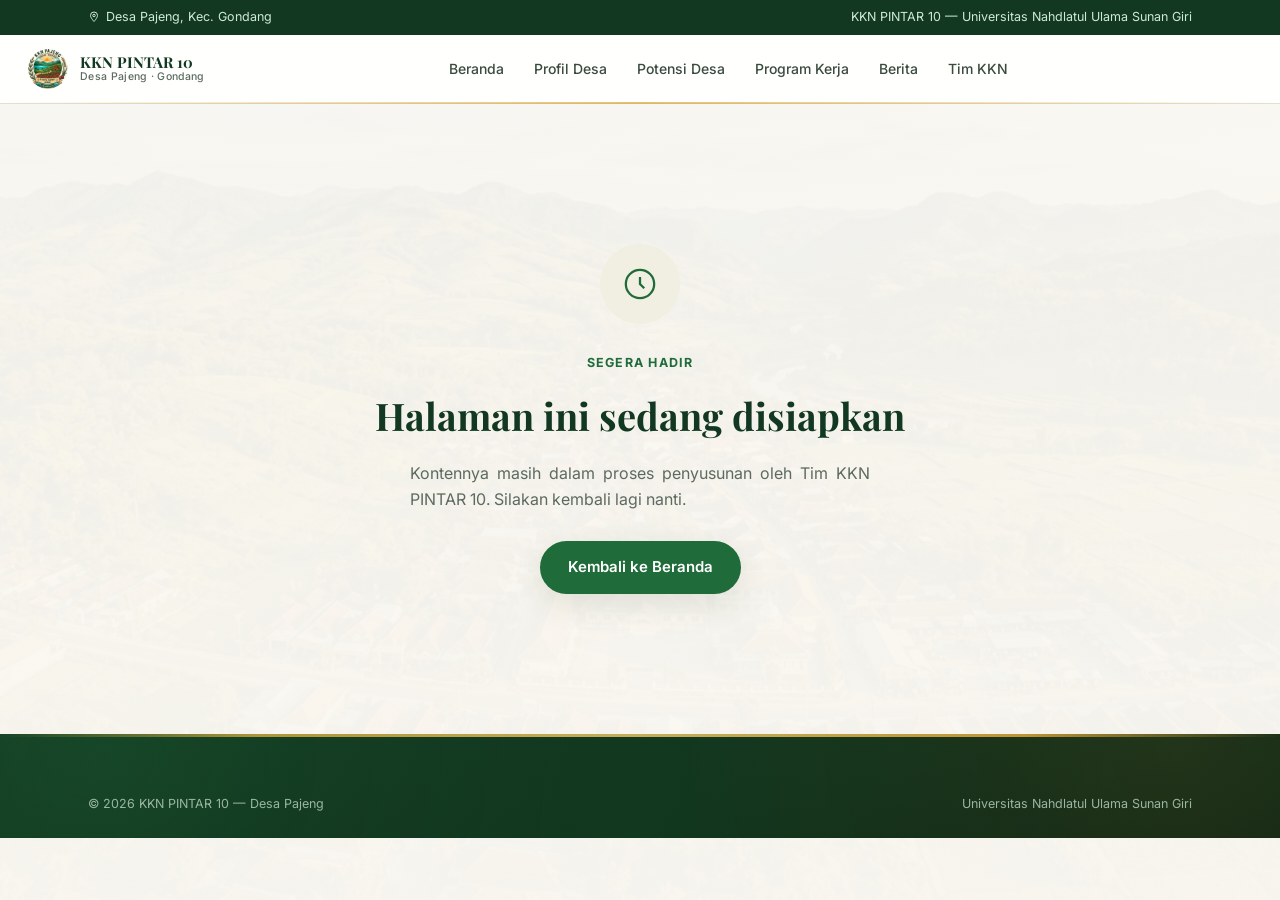
<file: coming-soon.html>
<!DOCTYPE html>
<html lang="id">
<head>
<meta charset="UTF-8">
<meta name="viewport" content="width=device-width, initial-scale=1.0">

<title>Segera Hadir | KKN PINTAR 10 Desa Pajeng</title>

<meta name="description"
      content="Halaman ini sedang dalam tahap pengembangan oleh tim KKN PINTAR 10 Desa Pajeng. Informasi akan segera tersedia.">

<meta name="keywords"
      content="KKN PINTAR 10, Desa Pajeng, Segera Hadir, Dalam Pengembangan, KKN UNUGIRI">

<meta name="author"
      content="KKN PINTAR 10 Desa Pajeng">

<meta name="robots"
      content="index, follow">

<link rel="stylesheet" href="style.css">

<link rel="preconnect" href="https://fonts.googleapis.com">
<link rel="preconnect" href="https://fonts.gstatic.com" crossorigin>

<link href="https://fonts.googleapis.com/css2?family=Playfair+Display:wght@600;700&family=Inter:wght@400;500;600;700&display=swap" rel="stylesheet">

<style>
  .cs-wrap{ min-height:70vh; display:flex; align-items:center; justify-content:center; text-align:center; padding:80px 24px; }
  .cs-icon{ width:80px; height:80px; border-radius:50%; background:var(--cream-2); color:var(--green-mid); display:flex; align-items:center; justify-content:center; margin:0 auto 24px; }
</style>
</head>
<body>

<div class="topbar">
  <div class="container">
    <div class="loc"><svg viewBox="0 0 24 24" fill="none" stroke="currentColor" stroke-width="2"><path d="M12 21s7-7.5 7-12a7 7 0 1 0-14 0c0 4.5 7 12 7 12z"/><circle cx="12" cy="9" r="2.5"/></svg> Desa Pajeng, Kec. Gondang</div>
    <div>KKN PINTAR 10 — Universitas Nahdlatul Ulama Sunan Giri</div>
  </div>
</div>

<header class="navbar">
  <div class="nav-inner">
    <a href="index.html" class="brand">
      <img src="logo.jpeg" alt="Logo KKN PINTAR 10" width="40" height="40" style="border-radius:50%;object-fit:cover;">
      <span class="brand-text">KKN PINTAR 10<small>Desa Pajeng &middot; Gondang</small></span>
    </a>
    <ul class="nav-links" id="navlinks">
      <li><a href="index.html">Beranda</a></li>
      <li><a href="profil-desa.html">Profil Desa</a></li>
      <li><a href="potensi-desa.html">Potensi Desa</a></li>
      <li><a href="program-kerja.html">Program Kerja</a></li>
      <li><a href="berita.html">Berita</a></li>
      <li><a href="tim-kkn.html">Tim KKN</a></li>
    </ul>
    <div class="nav-right">
      <button class="navtoggle" id="navtoggle" aria-label="Buka menu">≡</button>
    </div>
  </div>
</header>

<div class="cs-wrap">
  <div>
    <div class="cs-icon">
      <svg width="34" height="34" viewBox="0 0 24 24" fill="none" stroke="currentColor" stroke-width="1.6"><circle cx="12" cy="12" r="10"/><path d="M12 7v5l3 3"/></svg>
    </div>
    <p class="section-tag center">Segera Hadir</p>
    <h1 style="font-size:clamp(26px,3.6vw,38px);margin-bottom:12px;" id="cs-title">Halaman ini sedang disiapkan</h1>
    <p style="color:var(--muted);max-width:460px;margin:0 auto 28px;">Kontennya masih dalam proses penyusunan oleh Tim KKN PINTAR 10. Silakan kembali lagi nanti.</p>
    <a href="index.html" class="hero-cta" style="background:var(--green-mid);">Kembali ke Beranda</a>
  </div>
</div>

<footer class="footer">
  <div class="container">
    <div class="footer-bottom" style="border-top:none;padding-top:0;">
      <span>&copy; <span id="year">2026</span> KKN PINTAR 10 — Desa Pajeng</span>
      <span>Universitas Nahdlatul Ulama Sunan Giri</span>
    </div>
  </div>
</footer>
<script src="script.js"></script>
<script>
  const params = new URLSearchParams(window.location.search);
  const judul = params.get('judul') || params.get('project');
  if(judul){
    document.getElementById('cs-title').textContent = judul + ' — Segera Hadir';
  }
</script>
</body>
</html>
</file>
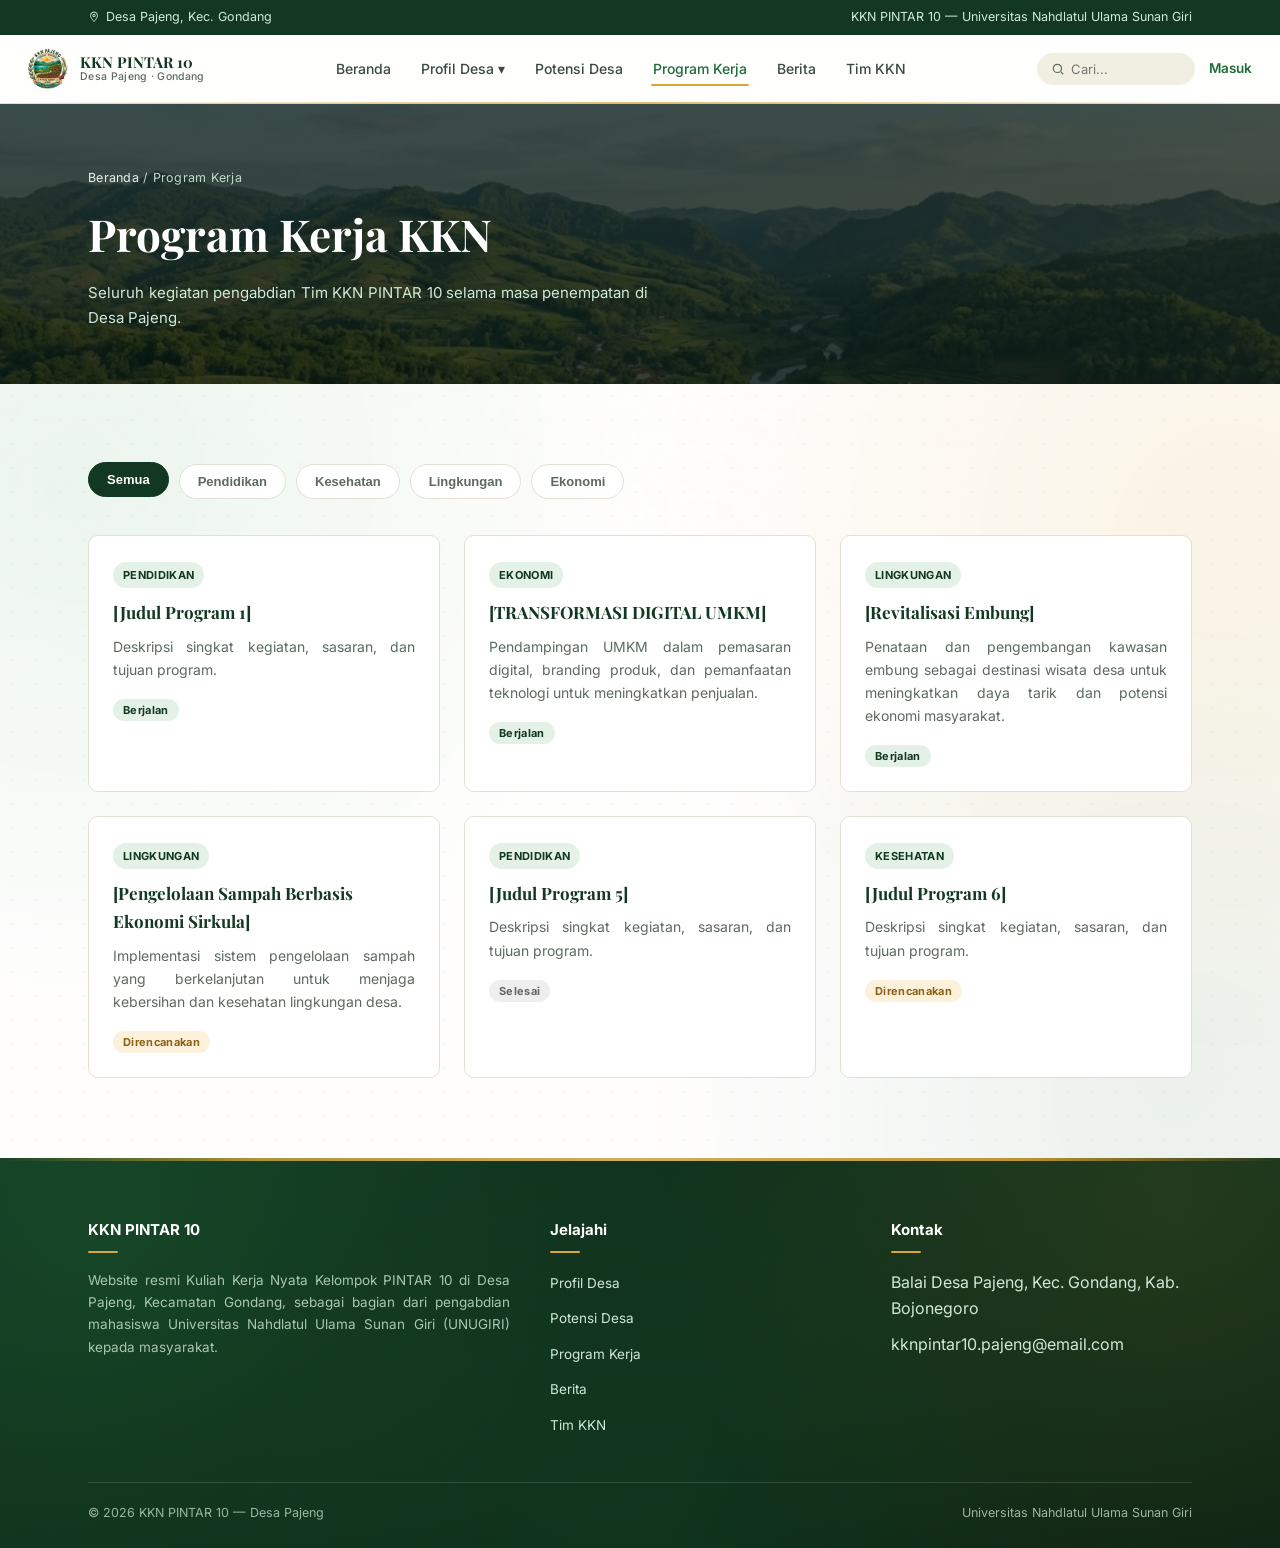
<file: program-kerja.html>
<!DOCTYPE html>
<html lang="id">
<head>
<meta charset="UTF-8">
<meta name="viewport" content="width=device-width, initial-scale=1.0">

<title>Program Kerja KKN PINTAR 10 Desa Pajeng</title>

<meta name="description"
      content="Program kerja KKN PINTAR 10 Desa Pajeng meliputi Revitalisasi Embung Wisata, Pengelolaan Sampah Berbasis Ekonomi Sirkular, dan Transformasi Digital UMKM.">

<meta name="keywords"
      content="Program Kerja KKN, KKN PINTAR 10, Desa Pajeng, Revitalisasi Embung, Pengelolaan Sampah, Transformasi Digital UMKM, KKN UNUGIRI">

<meta name="author"
      content="KKN PINTAR 10 Desa Pajeng">

<meta name="robots"
      content="index, follow">

<link rel="stylesheet" href="style.css">

<link rel="preconnect" href="https://fonts.googleapis.com">
<link rel="preconnect" href="https://fonts.gstatic.com" crossorigin>

<link href="https://fonts.googleapis.com/css2?family=Playfair+Display:wght@600;700&family=Inter:wght@400;500;600;700&display=swap" rel="stylesheet">
</head>
<body>

<div class="topbar">
  <div class="container">
    <div class="loc"><svg viewBox="0 0 24 24" fill="none" stroke="currentColor" stroke-width="2"><path d="M12 21s7-7.5 7-12a7 7 0 1 0-14 0c0 4.5 7 12 7 12z"/><circle cx="12" cy="9" r="2.5"/></svg> Desa Pajeng, Kec. Gondang</div>
    <div>KKN PINTAR 10 — Universitas Nahdlatul Ulama Sunan Giri</div>
  </div>
</div>

<header class="navbar">
  <div class="nav-inner">
    <a href="index.html" class="brand">
      <img src="logo.jpeg" alt="Logo KKN PINTAR 10" width="40" height="40" style="border-radius:50%;object-fit:cover;">
      <span class="brand-text">KKN PINTAR 10<small>Desa Pajeng &middot; Gondang</small></span>
    </a>
    <ul class="nav-links" id="navlinks">
      <li><a href="index.html">Beranda</a></li>
      <li class="has-dropdown"><a href="profil-desa.html">Profil Desa ▾</a>
        <div class="dropdown">
          <a href="profil-desa.html#sejarah">Sejarah Desa</a>
          <a href="profil-desa.html#visi-misi">Visi &amp; Misi</a>
          <a href="profil-desa.html#struktur">Struktur Pemerintahan</a>
        </div>
      </li>
      <li><a href="potensi-desa.html">Potensi Desa</a></li>
      <li><a href="program-kerja.html" class="active">Program Kerja</a></li>
      <li><a href="berita.html">Berita</a></li>
      <li><a href="tim-kkn.html">Tim KKN</a></li>
    </ul>
    <div class="nav-right">
      <div class="search-box">
        <svg width="14" height="14" viewBox="0 0 24 24" fill="none" stroke="currentColor" stroke-width="2"><circle cx="11" cy="11" r="7"/><line x1="21" y1="21" x2="16.65" y2="16.65"/></svg>
        <input type="text" placeholder="Cari...">
      </div>
      <a href="#" class="login-link">Masuk</a>
      <button class="navtoggle" id="navtoggle" aria-label="Buka menu">≡</button>
    </div>
  </div>
</header>

<section class="page-banner">
  <div class="container">
    <div class="breadcrumb"><a href="index.html">Beranda</a> / Program Kerja</div>
    <h1>Program Kerja KKN</h1>
    <p>Seluruh kegiatan pengabdian Tim KKN PINTAR 10 selama masa penempatan di Desa Pajeng.</p>
  </div>
</section>

<section class="section">
  <div class="container">

    <div class="filters reveal">
      <button class="filter-btn active" data-filter="all">Semua</button>
      <button class="filter-btn" data-filter="pendidikan">Pendidikan</button>
      <button class="filter-btn" data-filter="kesehatan">Kesehatan</button>
      <button class="filter-btn" data-filter="lingkungan">Lingkungan</button>
      <button class="filter-btn" data-filter="ekonomi">Ekonomi</button>
    </div>

    <div class="grid cols-3 reveal">
      <div class="card" data-category="pendidikan">
        <div class="card-body">
          <span class="tag-pill">Pendidikan</span>
          <h3>[Judul Program 1]</h3>
          <p>Deskripsi singkat kegiatan, sasaran, dan tujuan program.</p>
          <div style="margin-top:14px;"><span class="status-pill berjalan">Berjalan</span></div>
        </div>
      </div>
      <div class="card" data-category="ekonomi">
        <div class="card-body">
          <span class="tag-pill">Ekonomi</span>
          <h3>[TRANSFORMASI DIGITAL UMKM]</h3>
          <p>Pendampingan UMKM dalam pemasaran digital, branding produk, dan
pemanfaatan teknologi untuk meningkatkan penjualan.</p>
          <div style="margin-top:14px;"><span class="status-pill berjalan">Berjalan</span></div>
        </div>
      </div>
      <div class="card" data-category="lingkungan">
        <div class="card-body">
          <span class="tag-pill">Lingkungan</span>
          <h3>[Revitalisasi Embung]</h3>
          <p>Penataan dan pengembangan kawasan embung sebagai destinasi wisata desa
untuk meningkatkan daya tarik dan potensi ekonomi masyarakat.</p>
          <div style="margin-top:14px;"><span class="status-pill berjalan">Berjalan</span></div>
        </div>
      </div>
      <div class="card" data-category="lingkungan">
        <div class="card-body">
          <span class="tag-pill">Lingkungan</span>
          <h3>[Pengelolaan Sampah Berbasis Ekonomi Sirkula]</h3>
          <p>Implementasi sistem pengelolaan sampah yang berkelanjutan untuk menjaga kebersihan dan kesehatan lingkungan desa.</p>
          <div style="margin-top:14px;"><span class="status-pill rencana">Direncanakan</span></div>
        </div>
      </div>
      <div class="card" data-category="pendidikan">
        <div class="card-body">
          <span class="tag-pill">Pendidikan</span>
          <h3>[Judul Program 5]</h3>
          <p>Deskripsi singkat kegiatan, sasaran, dan tujuan program.</p>
          <div style="margin-top:14px;"><span class="status-pill selesai">Selesai</span></div>
        </div>
      </div>
      <div class="card" data-category="kesehatan">
        <div class="card-body">
          <span class="tag-pill">Kesehatan</span>
          <h3>[Judul Program 6]</h3>
          <p>Deskripsi singkat kegiatan, sasaran, dan tujuan program.</p>
          <div style="margin-top:14px;"><span class="status-pill rencana">Direncanakan</span></div>
        </div>
      </div>
    </div>
  </div>
</section>

<footer class="footer">
  <div class="container">
    <div class="footer-grid">
      <div>
        <h4>KKN PINTAR 10</h4>
        <p>Website resmi Kuliah Kerja Nyata Kelompok PINTAR 10 di Desa Pajeng, Kecamatan Gondang, sebagai bagian dari pengabdian mahasiswa Universitas Nahdlatul Ulama Sunan Giri (UNUGIRI) kepada masyarakat.</p>
      </div>
      <div>
        <h4>Jelajahi</h4>
        <ul>
          <li><a href="profil-desa.html">Profil Desa</a></li>
          <li><a href="potensi-desa.html">Potensi Desa</a></li>
          <li><a href="program-kerja.html">Program Kerja</a></li>
          <li><a href="berita.html">Berita</a></li>
          <li><a href="tim-kkn.html">Tim KKN</a></li>
        </ul>
      </div>
      <div>
        <h4>Kontak</h4>
        <ul>
          <li>Balai Desa Pajeng, Kec. Gondang, Kab. Bojonegoro</li>
          <li>kknpintar10.pajeng@email.com</li>
        </ul>
      </div>
    </div>
    <div class="footer-bottom">
      <span>&copy; <span id="year">2026</span> KKN PINTAR 10 — Desa Pajeng</span>
      <span>Universitas Nahdlatul Ulama Sunan Giri</span>
    </div>
  </div>
</footer>
<script src="script.js"></script>
</body>
</html>
</file>
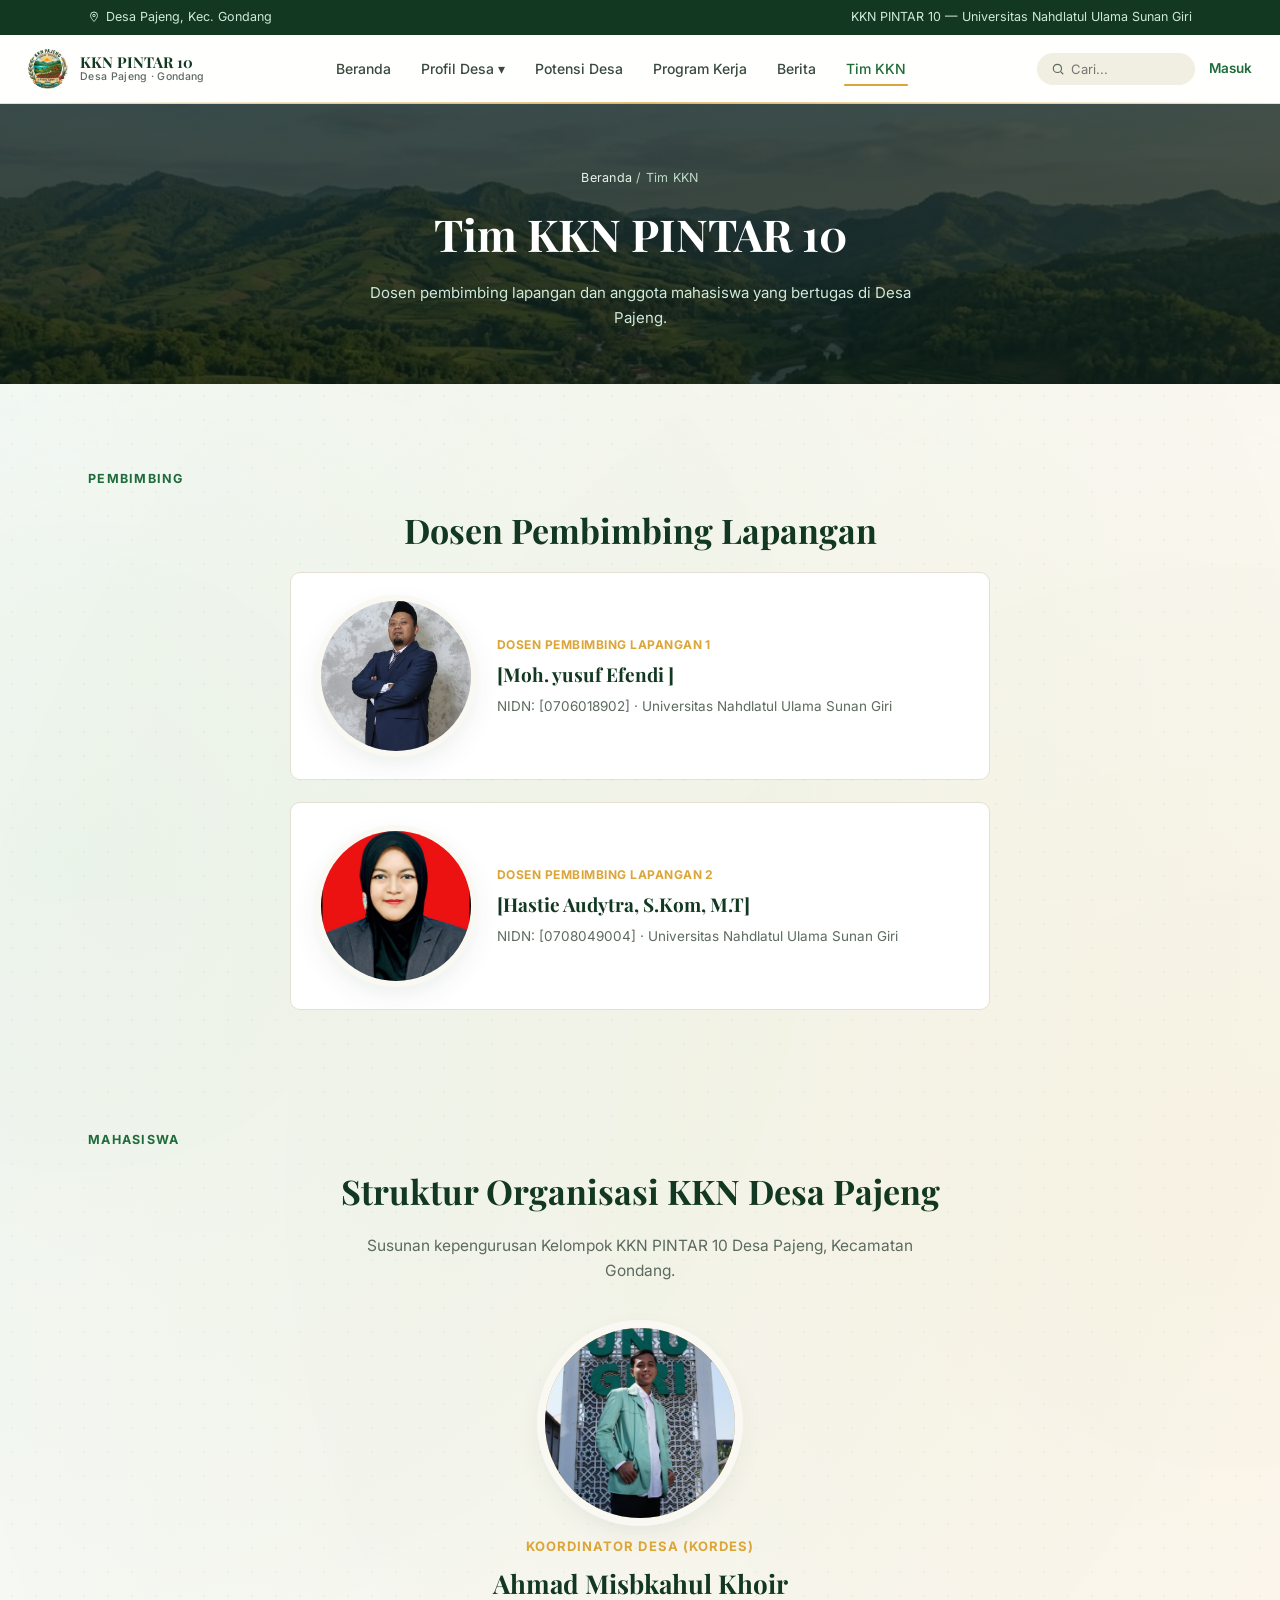
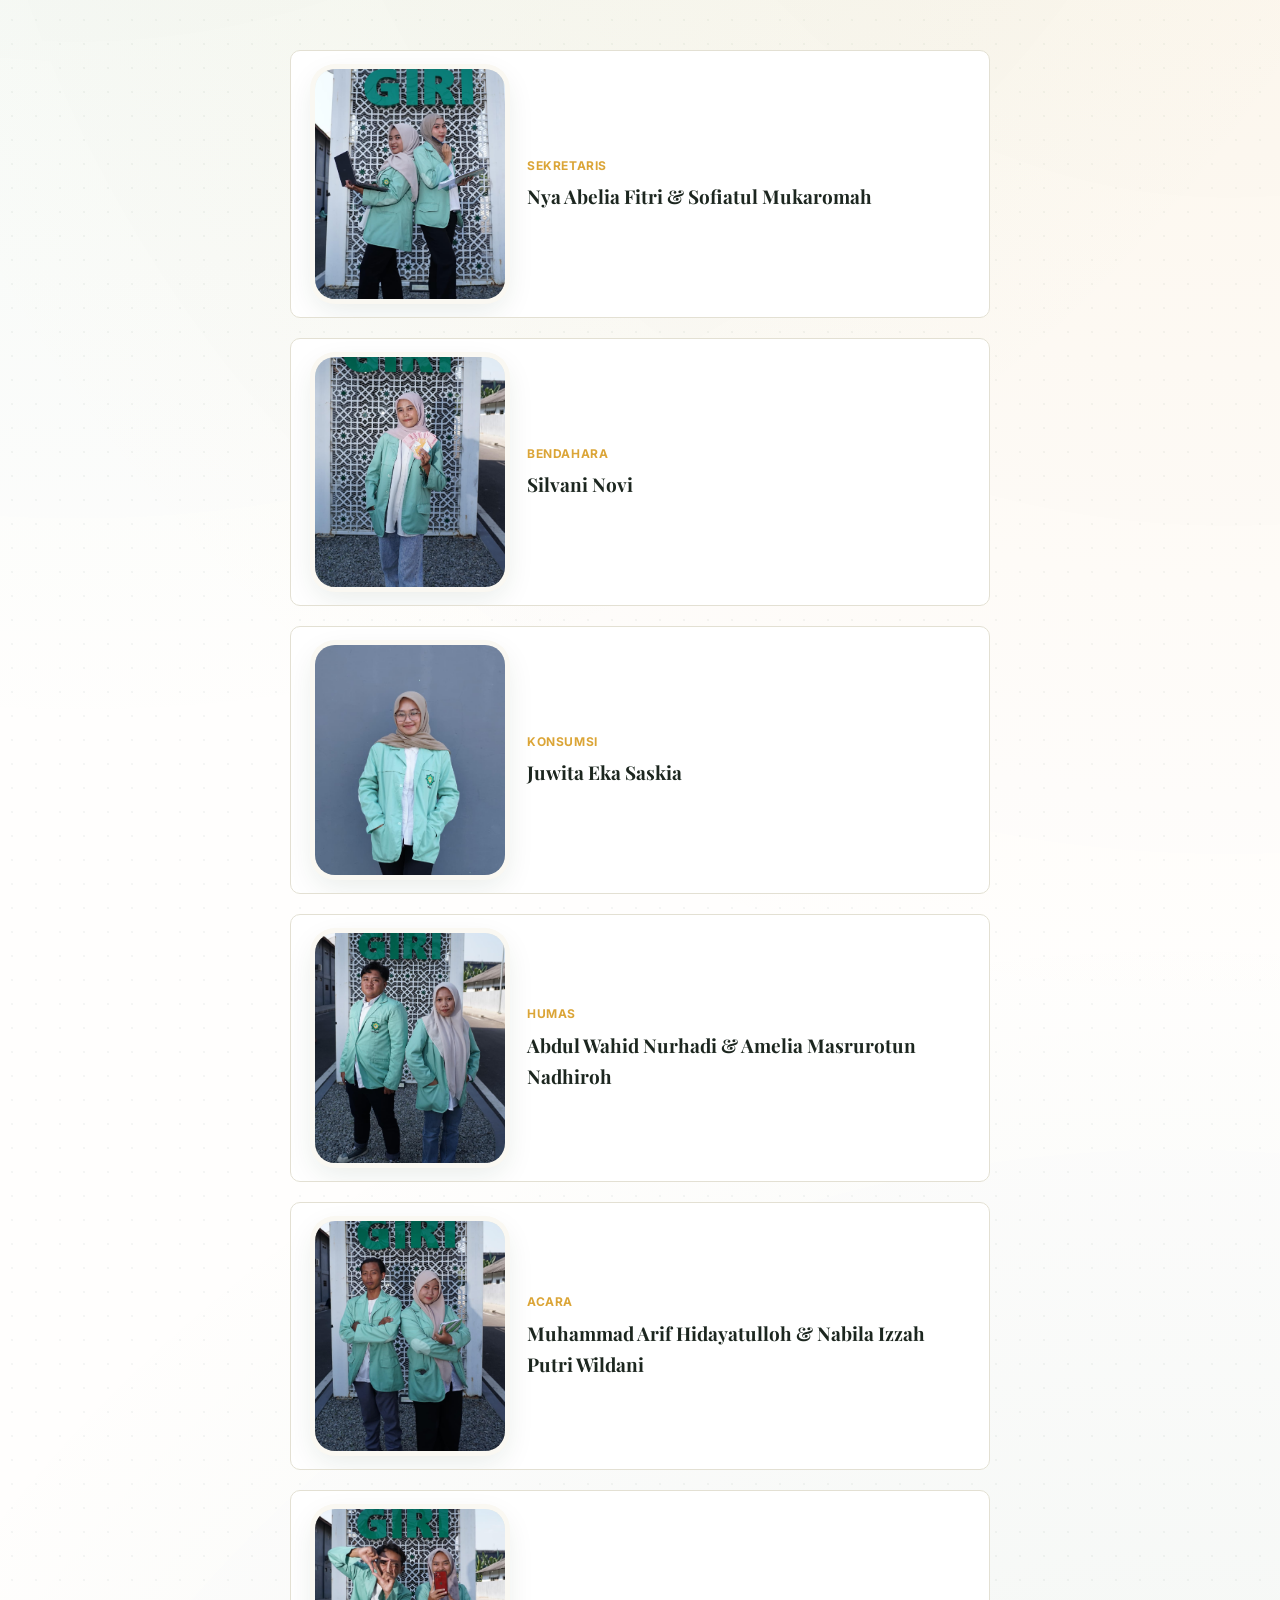
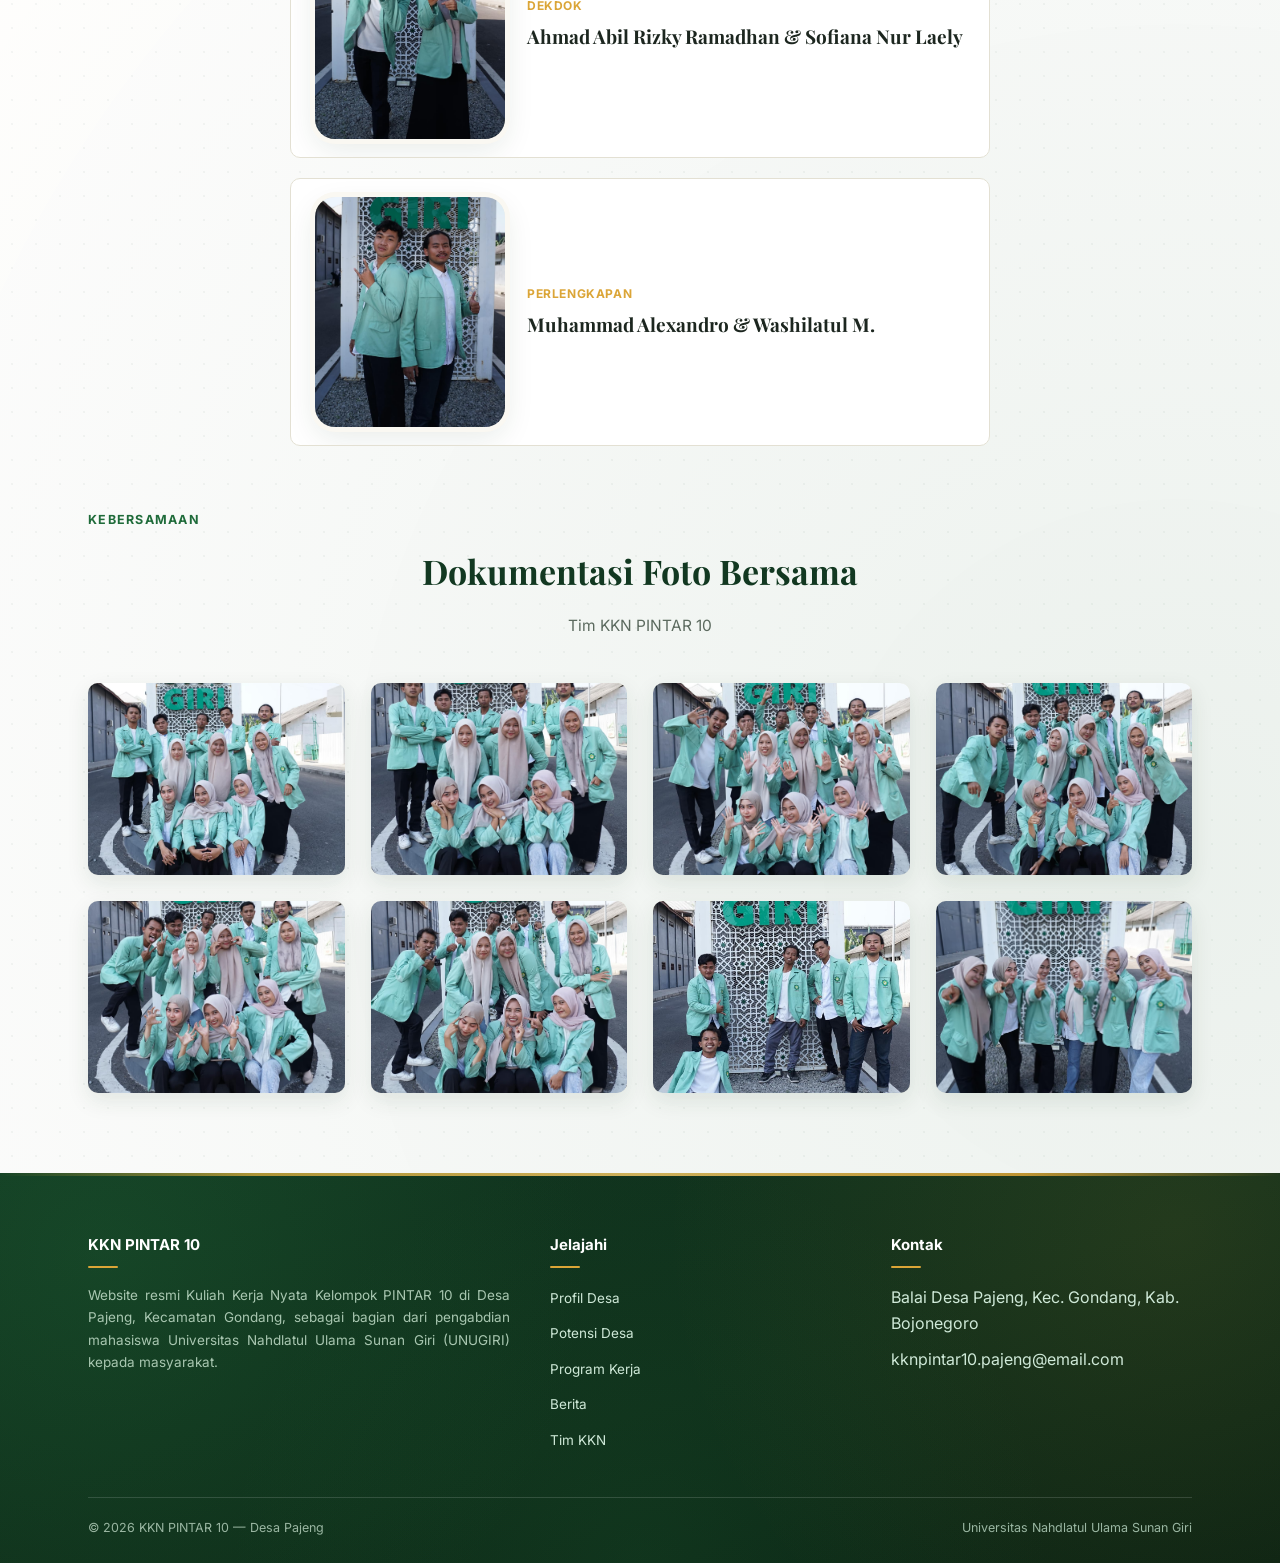
<file: tim-kkn.html>
<!DOCTYPE html>
<html lang="id">
<head>
<meta charset="UTF-8">
<meta name="viewport" content="width=device-width, initial-scale=1.0">

<title>Tim KKN PINTAR 10 Desa Pajeng</title>

<meta name="description"
      content="Profil dan susunan anggota Tim KKN PINTAR 10 Desa Pajeng, Kecamatan Gondang, Kabupaten Bojonegoro.">

<meta name="keywords"
      content="KKN Pajeng, Tim KKN, KKN PINTAR 10, Desa Pajeng, UNUGIRI, KKN Bojonegoro">

<meta name="author"
      content="KKN PINTAR 10 Desa Pajeng">

<link rel="stylesheet" href="style.css">

<link rel="preconnect" href="https://fonts.googleapis.com">
<link rel="preconnect" href="https://fonts.gstatic.com" crossorigin>

<link href="https://fonts.googleapis.com/css2?family=Playfair+Display:wght@600;700&family=Inter:wght@400;500;600;700&display=swap" rel="stylesheet">
</head>
<body>

<div class="topbar">
  <div class="container">
    <div class="loc"><svg viewBox="0 0 24 24" fill="none" stroke="currentColor" stroke-width="2"><path d="M12 21s7-7.5 7-12a7 7 0 1 0-14 0c0 4.5 7 12 7 12z"/><circle cx="12" cy="9" r="2.5"/></svg> Desa Pajeng, Kec. Gondang</div>
    <div>KKN PINTAR 10 — Universitas Nahdlatul Ulama Sunan Giri</div>
  </div>
</div>

<header class="navbar">
  <div class="nav-inner">
    <a href="index.html" class="brand">
      <img src="logo.jpeg" alt="Logo KKN PINTAR 10" width="40" height="40" style="border-radius:50%;object-fit:cover;">
      <span class="brand-text">KKN PINTAR 10<small>Desa Pajeng &middot; Gondang</small></span>
    </a>
    <ul class="nav-links" id="navlinks">
      <li><a href="index.html">Beranda</a></li>
      <li class="has-dropdown"><a href="profil-desa.html">Profil Desa ▾</a>
        <div class="dropdown">
          <a href="profil-desa.html#sejarah">Sejarah Desa</a>
          <a href="profil-desa.html#visi-misi">Visi &amp; Misi</a>
          <a href="profil-desa.html#struktur">Struktur Pemerintahan</a>
        </div>
      </li>
      <li><a href="potensi-desa.html">Potensi Desa</a></li>
      <li><a href="program-kerja.html">Program Kerja</a></li>
      <li><a href="berita.html">Berita</a></li>
      <li><a href="tim-kkn.html" class="active">Tim KKN</a></li>
    </ul>
    <div class="nav-right">
      <div class="search-box">
        <svg width="14" height="14" viewBox="0 0 24 24" fill="none" stroke="currentColor" stroke-width="2"><circle cx="11" cy="11" r="7"/><line x1="21" y1="21" x2="16.65" y2="16.65"/></svg>
        <input type="text" placeholder="Cari...">
      </div>
      <a href="#" class="login-link">Masuk</a>
      <button class="navtoggle" id="navtoggle" aria-label="Buka menu">≡</button>
    </div>
  </div>
</header>

<section class="page-banner">
  <div class="container" style="text-align:center;">
    <div class="breadcrumb" style="text-align:center;"><a href="index.html">Beranda</a> / Tim KKN</div>
    <h1 style="text-align:center;">Tim KKN PINTAR 10</h1>
    <p style="text-align:center;margin-left:auto;margin-right:auto;">Dosen pembimbing lapangan dan anggota mahasiswa yang bertugas di Desa Pajeng.</p>
  </div>
</section>

<section class="section">
  <div class="container">

    <p class="section-tag reveal center">Pembimbing</p>
    <h2 class="section-title reveal center">Dosen Pembimbing Lapangan </h2>
    <div class="dpl-grid reveal">
      <div class="dpl-card">
        <div class="avatar-lg">
          <img src="dpl.jpg" alt="Foto Dosen Pembimbing Lapangan 1"
               onerror="this.parentElement.textContent='DPL'; this.remove();">
        </div>
        <div class="dpl-info">
          <div class="role" style="color:var(--gold);font-size:12px;font-weight:700;text-transform:uppercase;letter-spacing:.04em;margin-bottom:4px;">Dosen Pembimbing Lapangan 1</div>
          <h3 style="font-size:19px;margin-bottom:4px;">[Moh. yusuf Efendi
]</h3>
          <p style="color:var(--muted);font-size:13.5px;">NIDN: [0706018902] &middot; Universitas Nahdlatul Ulama Sunan Giri</p>
        </div>
      </div>
      <div class="dpl-card">
        <div class="avatar-lg">
          <img src="dpl2.jpg" alt="Foto Dosen Pembimbing Lapangan 2"
               onerror="this.parentElement.textContent='DPL'; this.remove();">
        </div>
        <div class="dpl-info">
          <div class="role" style="color:var(--gold);font-size:12px;font-weight:700;text-transform:uppercase;letter-spacing:.04em;margin-bottom:4px;">Dosen Pembimbing Lapangan 2</div>
          <h3 style="font-size:19px;margin-bottom:4px;">[Hastie Audytra, S.Kom, M.T]</h3>
          <p style="color:var(--muted);font-size:13.5px;">NIDN: [0708049004] &middot; Universitas Nahdlatul Ulama Sunan Giri</p>
        </div>
      </div>
    </div>

    <p class="section-tag reveal center" style="margin-top:64px;">Mahasiswa</p>
    <h2 class="section-title reveal center">Struktur Organisasi KKN Desa Pajeng</h2>
    <p class="section-desc reveal center">Susunan kepengurusan Kelompok KKN PINTAR 10 Desa Pajeng, Kecamatan Gondang.</p>

    <!-- Struktur organisasi — Kordes di atas, anggota tersusun 2 kolom agar foto lebih besar & muat 1 layar -->
    <div class="org-chart-v2">
      <div class="org-top reveal">
        <div class="avatar-xl"><img src="kordes.jpeg" alt="Foto Koordinator Desa" onerror="this.parentElement.textContent='A'; this.remove();"></div>
        <div class="role">Koordinator Desa (Kordes)</div>
        <div class="name">Ahmad Misbkahul Khoir</div>
      </div>

      <div class="org-grid-2col">
        <div class="org-member reveal">
          <div class="avatar-md"><img src="sekretaris.jpeg" alt="Foto Sekretaris" onerror="this.parentElement.textContent='AF'; this.remove();"></div>
          <div class="member-info">
            <div class="role">Sekretaris</div>
            <div class="name">Nya Abelia Fitri &amp; Sofiatul Mukaromah</div>
          </div>
        </div>
        <div class="org-member reveal">
          <div class="avatar-md"><img src="bendahara.jpeg" alt="Foto Bendahara" onerror="this.parentElement.textContent='N'; this.remove();"></div>
          <div class="member-info">
            <div class="role">Bendahara</div>
            <div class="name">Silvani Novi 
</div>
          </div>
        </div>
        <div class="org-member reveal">
          <div class="avatar-md"><img src="konsumsi.jpeg" alt="Foto Konsumsi" onerror="this.parentElement.textContent='J'; this.remove();"></div>
          <div class="member-info">
            <div class="role">konsumsi</div>
            <div class="name">Juwita Eka Saskia</div>
          </div>
        </div>
        <div class="org-member reveal">
          <div class="avatar-md"><img src="humas.jpeg" alt="Foto Humas" onerror="this.parentElement.textContent='H'; this.remove();"></div>
          <div class="member-info">
            <div class="role">Humas</div>
            <div class="name">Abdul Wahid Nurhadi &amp; Amelia Masrurotun Nadhiroh</div>
          </div>
        </div>
        <div class="org-member reveal">
          <div class="avatar-md"><img src="acara.jpeg" alt="Foto Acara" onerror="this.parentElement.textContent='A'; this.remove();"></div>
          <div class="member-info">
            <div class="role">Acara</div>
            <div class="name">Muhammad Arif Hidayatulloh &amp; Nabila Izzah Putri Wildani</div>
          </div>
        </div>
        <div class="org-member reveal">
          <div class="avatar-md"><img src="dokumentasi.jpeg" alt="Foto Dekdok" onerror="this.parentElement.textContent='D'; this.remove();"></div>
          <div class="member-info">
            <div class="role">Dekdok</div>
            <div class="name">Ahmad Abil Rizky Ramadhan &amp; Sofiana Nur Laely</div>
          </div>
        </div>
        <div class="org-member reveal">
          <div class="avatar-md"><img src="perlengkapan.jpeg" alt="Foto Perlengkapan" onerror="this.parentElement.textContent='P'; this.remove();"></div>
          <div class="member-info">
            <div class="role">Perlengkapan</div>
            <div class="name">Muhammad Alexandro &amp; Washilatul M.</div>
          </div>
        </div>
      </div>
    </div>

    <p class="section-tag reveal center" style="margin-top:64px;">Kebersamaan</p>
    <h2 class="section-title reveal center">Dokumentasi Foto Bersama</h2>
    <p class="section-desc reveal center">Tim KKN PINTAR 10 </p>
    <div class="gallery-grid reveal">
      <div class="gallery-item">
        <img src="dk1.jpeg" alt="Dokumentasi Foto Bersama 1" onerror="this.style.display='none'; this.nextElementSibling.style.display='flex';">
        <div class="gallery-fallback"><svg width="30" height="30" viewBox="0 0 24 24" fill="none" stroke="currentColor" stroke-width="1.6"><rect x="3" y="5" width="18" height="14" rx="2"/><circle cx="8.5" cy="10" r="1.5"/><path d="M21 15l-5-5-4 4-2-2-5 5"/></svg></div>
      </div>
      <div class="gallery-item">
        <img src="dk2.jpeg" alt="Dokumentasi Foto Bersama 2" onerror="this.style.display='none'; this.nextElementSibling.style.display='flex';">
        <div class="gallery-fallback"><svg width="30" height="30" viewBox="0 0 24 24" fill="none" stroke="currentColor" stroke-width="1.6"><rect x="3" y="5" width="18" height="14" rx="2"/><circle cx="8.5" cy="10" r="1.5"/><path d="M21 15l-5-5-4 4-2-2-5 5"/></svg></div>
      </div>
      <div class="gallery-item">
        <img src="dk3.jpeg" alt="Dokumentasi Foto Bersama 3" onerror="this.style.display='none'; this.nextElementSibling.style.display='flex';">
        <div class="gallery-fallback"><svg width="30" height="30" viewBox="0 0 24 24" fill="none" stroke="currentColor" stroke-width="1.6"><rect x="3" y="5" width="18" height="14" rx="2"/><circle cx="8.5" cy="10" r="1.5"/><path d="M21 15l-5-5-4 4-2-2-5 5"/></svg></div>
      </div>
      <div class="gallery-item">
        <img src="dk4.jpeg" alt="Dokumentasi Foto Bersama 4" onerror="this.style.display='none'; this.nextElementSibling.style.display='flex';">
        <div class="gallery-fallback"><svg width="30" height="30" viewBox="0 0 24 24" fill="none" stroke="currentColor" stroke-width="1.6"><rect x="3" y="5" width="18" height="14" rx="2"/><circle cx="8.5" cy="10" r="1.5"/><path d="M21 15l-5-5-4 4-2-2-5 5"/></svg></div>
      </div>
      <div class="gallery-item">
        <img src="dk5.jpeg" alt="Dokumentasi Foto Bersama 5" onerror="this.style.display='none'; this.nextElementSibling.style.display='flex';">
        <div class="gallery-fallback"><svg width="30" height="30" viewBox="0 0 24 24" fill="none" stroke="currentColor" stroke-width="1.6"><rect x="3" y="5" width="18" height="14" rx="2"/><circle cx="8.5" cy="10" r="1.5"/><path d="M21 15l-5-5-4 4-2-2-5 5"/></svg></div>
      </div>
      <div class="gallery-item">
        <img src="dk6.jpeg" alt="Dokumentasi Foto Bersama 6" onerror="this.style.display='none'; this.nextElementSibling.style.display='flex';">
        <div class="gallery-fallback"><svg width="30" height="30" viewBox="0 0 24 24" fill="none" stroke="currentColor" stroke-width="1.6"><rect x="3" y="5" width="18" height="14" rx="2"/><circle cx="8.5" cy="10" r="1.5"/><path d="M21 15l-5-5-4 4-2-2-5 5"/></svg></div>
      </div>
      <div class="gallery-item">
        <img src="dk7.jpeg" alt="Dokumentasi Foto Bersama 7" onerror="this.style.display='none'; this.nextElementSibling.style.display='flex';">
        <div class="gallery-fallback"><svg width="30" height="30" viewBox="0 0 24 24" fill="none" stroke="currentColor" stroke-width="1.6"><rect x="3" y="5" width="18" height="14" rx="2"/><circle cx="8.5" cy="10" r="1.5"/><path d="M21 15l-5-5-4 4-2-2-5 5"/></svg></div>
      </div>
      <div class="gallery-item">
        <img src="dk8.jpeg" alt="Dokumentasi Foto Bersama 8" onerror="this.style.display='none'; this.nextElementSibling.style.display='flex';">
        <div class="gallery-fallback"><svg width="30" height="30" viewBox="0 0 24 24" fill="none" stroke="currentColor" stroke-width="1.6"><rect x="3" y="5" width="18" height="14" rx="2"/><circle cx="8.5" cy="10" r="1.5"/><path d="M21 15l-5-5-4 4-2-2-5 5"/></svg></div>
      </div>
    </div>
  </div>
</section>

<footer class="footer">
  <div class="container">
    <div class="footer-grid">
      <div>
        <h4>KKN PINTAR 10</h4>
        <p>Website resmi Kuliah Kerja Nyata Kelompok PINTAR 10 di Desa Pajeng, Kecamatan Gondang, sebagai bagian dari pengabdian mahasiswa Universitas Nahdlatul Ulama Sunan Giri (UNUGIRI) kepada masyarakat.</p>
      </div>
      <div>
        <h4>Jelajahi</h4>
        <ul>
          <li><a href="profil-desa.html">Profil Desa</a></li>
          <li><a href="potensi-desa.html">Potensi Desa</a></li>
          <li><a href="program-kerja.html">Program Kerja</a></li>
          <li><a href="berita.html">Berita</a></li>
          <li><a href="tim-kkn.html">Tim KKN</a></li>
        </ul>
      </div>
      <div>
        <h4>Kontak</h4>
        <ul>
          <li>Balai Desa Pajeng, Kec. Gondang, Kab. Bojonegoro</li>
          <li>kknpintar10.pajeng@email.com</li>
        </ul>
      </div>
    </div>
    <div class="footer-bottom">
      <span>&copy; <span id="year">2026</span> KKN PINTAR 10 — Desa Pajeng</span>
      <span>Universitas Nahdlatul Ulama Sunan Giri</span>
    </div>
  </div>
</footer>
<script src="script.js"></script>
</body>
</html>
</file>
<file: style.css>
/* ===== KKN PINTAR 10 — Desa Pajeng | shared stylesheet ===== */
:root{
  --green-deep:#123821;
  --green-mid:#1f6b3a;
  --green-bright:#2f9950;
  --gold:#dba537;
  --cream:#faf8f2;
  --cream-2:#f1eee2;
  --ink:#1c261f;
  --muted:#5c6a5f;
  --line:#e3e0d3;
  --white:#ffffff;
  --radius:10px;
  --serif:'Playfair Display', serif;
  --sans:'Inter', sans-serif;
  --shadow: 0 10px 30px rgba(18,56,33,.10);
  --ease: cubic-bezier(.22,.85,.36,1);
  --ease-soft: cubic-bezier(.4,0,.2,1);
  /* shared scenic background image — ganti nama file ini kalau mau pakai foto pemandangan asli Desa Pajeng */
  --site-bg-img: url('21.jpeg'), url('21.jpeg');
}
*{ margin:0; padding:0; box-sizing:border-box; }
html{ scroll-behavior:smooth; -webkit-text-size-adjust:100%; text-size-adjust:100%; }
html, body{ overflow-x:hidden; max-width:100%; }
/* rata kanan-kiri untuk semua teks paragraf di seluruh halaman (terutama Profil Desa) */
p{ text-align:justify; text-justify:inter-word; }
.brand-text small, .meta, .status-pill, .tag-pill, .role, .name{ text-align:left; }

/* ---------- consistent scenic background (site-wide) ---------- */
body{
  font-family:var(--sans); color:var(--ink); line-height:1.65;
  animation:pageFadeIn .6s var(--ease-soft) both;
  background-color:var(--cream);
  background-image:
    linear-gradient(180deg, rgba(250,248,242,.93) 0%, rgba(250,248,242,.96) 40%, rgba(250,248,242,.98) 100%),
    var(--site-bg-img);
  background-repeat:no-repeat;
  background-position:top center;
  background-size:cover;
  background-attachment:fixed;
}
@keyframes pageFadeIn{ from{ opacity:0; } to{ opacity:1; } }
a{ text-decoration:none; color:inherit; transition:color .25s var(--ease-soft); }
img{ max-width:100%; display:block; }
ul{ list-style:none; }
.container{ max-width:1160px; margin:0 auto; padding:0 28px; }
h1,h2,h3,h4{ font-family:var(--serif); font-weight:700; color:var(--green-deep); }

/* ---------- topbar ---------- */
.topbar{ background:var(--green-deep); color:#cfe9d8; font-size:12.5px; }
.topbar .container{ display:flex; justify-content:space-between; align-items:center; padding:7px 28px; flex-wrap:wrap; gap:6px; }
.topbar .loc{ display:flex; align-items:center; gap:6px; }
.topbar .loc svg{ width:12px; height:12px; }

/* ---------- navbar ---------- */
.navbar{ background:rgba(255,255,255,.92); backdrop-filter:blur(8px); border-bottom:1px solid var(--line); position:sticky; top:0; z-index:100; }
.navbar::after{ content:""; position:absolute; left:0; right:0; bottom:-1px; height:2px; background:linear-gradient(90deg, transparent, var(--gold), transparent); opacity:.7; pointer-events:none; }
.nav-inner{ display:flex; align-items:center; justify-content:space-between; padding:14px 28px; gap:24px; }
.brand{ display:flex; align-items:center; gap:12px; }
.brand-text{ font-family:var(--serif); font-weight:700; font-size:15px; color:var(--green-deep); line-height:1.2; }
.brand-text small{ display:block; font-family:var(--sans); font-weight:500; font-size:10.5px; color:var(--muted); letter-spacing:.03em; }
.nav-links{ display:flex; align-items:center; gap:26px; font-size:14px; font-weight:500; }
.nav-links a{ color:#3a4a3d; position:relative; padding:6px 2px; transition:color .25s var(--ease-soft); }
.nav-links a.active, .nav-links a:hover{ color:var(--green-mid); }
.nav-links a::after{ content:""; position:absolute; left:0; right:100%; bottom:-3px; height:2px; background:var(--gold); border-radius:2px; transition:right .3s var(--ease); }
.nav-links a:hover::after{ right:0; }
.nav-links a.active::after{ right:0; }
.has-dropdown{ position:relative; }
.dropdown{ position:absolute; top:130%; left:0; background:var(--white); border:1px solid var(--line); border-radius:8px; box-shadow:var(--shadow); min-width:210px; padding:8px; opacity:0; visibility:hidden; transform:translateY(10px) scale(.98); transition:opacity .28s var(--ease), transform .28s var(--ease), visibility .28s; transform-origin:top left; }
.has-dropdown:hover .dropdown{ opacity:1; visibility:visible; transform:translateY(0) scale(1); }
.dropdown a{ display:block; padding:9px 12px; border-radius:6px; font-size:13.5px; color:#3a4a3d; transition:background .2s var(--ease-soft), color .2s var(--ease-soft), padding-left .2s var(--ease-soft); }
.dropdown a:hover{ background:var(--cream-2); color:var(--green-mid); padding-left:15px; }
.nav-right{ display:flex; align-items:center; gap:14px; }
.search-box{ display:flex; align-items:center; gap:6px; background:var(--cream-2); border-radius:20px; padding:8px 14px; font-size:13px; color:var(--muted); }
.search-box input{ border:none; background:transparent; outline:none; font-size:13px; width:110px; font-family:var(--sans); }
.login-link{ font-size:13.5px; font-weight:600; color:var(--green-mid); white-space:nowrap; }
.navtoggle{ display:none; background:none; border:1px solid var(--line); border-radius:6px; padding:8px 10px; font-size:18px; color:var(--green-deep); }

/* ---------- home hero ---------- */
.hero{ position:relative; min-height:92vh; min-height:92svh; display:flex; align-items:center; overflow:hidden; background:#0d2417; }
.hero-bg{ position:absolute; inset:0; z-index:0; overflow:hidden; transform:scale(1.06); animation:heroDrift 26s ease-in-out infinite alternate; }
.hero-bg img{ width:100%; height:100%; object-fit:cover; display:block; }
@keyframes heroDrift{ from{ transform:scale(1.06) translate(0,0); } to{ transform:scale(1.12) translate(-1.2%,-1%); } }
.hero-overlay{ position:absolute; inset:0; background:linear-gradient(180deg, rgba(9,26,17,.25) 0%, rgba(8,22,14,.55) 55%, rgba(6,18,11,.86) 100%); z-index:1; overflow:hidden; }
.hero-overlay::before, .hero-overlay::after{ content:""; position:absolute; border-radius:50%; filter:blur(60px); opacity:.32; pointer-events:none; }
.hero-overlay::before{ width:320px; height:320px; background:var(--gold); top:8%; left:4%; animation:floatBlob 15s ease-in-out infinite alternate; }
.hero-overlay::after{ width:380px; height:380px; background:var(--green-bright); bottom:4%; right:4%; animation:floatBlob 18s ease-in-out infinite alternate-reverse; }
@keyframes floatBlob{ from{ transform:translate(0,0) scale(1); } to{ transform:translate(14px,-18px) scale(1.1); } }
.hero-content{ position:relative; z-index:2; width:100%; text-align:center; color:#fff; padding:60px 24px; animation:heroRise 1s var(--ease) both .1s; }
@keyframes heroRise{ from{ opacity:0; transform:translateY(26px); } to{ opacity:1; transform:translateY(0); } }
.hero-logo{ width:220px; height:220px; margin:0 auto 22px; display:flex; align-items:center; justify-content:center; filter:drop-shadow(0 10px 26px rgba(0,0,0,.5)); animation:logoPop .7s var(--ease) both .2s; }
/* logo dipotong bulat sempurna (bukan kotak) supaya latar persegi/krem di sudut foto logo tidak lagi kelihatan, dan menyatu seperti medali di atas foto pemandangan */
.hero-logo img{ width:100%; height:100%; object-fit:cover; border-radius:50%; box-shadow:0 0 0 5px rgba(255,255,255,.18), 0 0 0 1px rgba(255,255,255,.35); }
@keyframes logoPop{ from{ opacity:0; transform:translateY(-14px) scale(.85); } to{ opacity:1; transform:translateY(0) scale(1); } }
.hero-content h1{ font-size:clamp(42px,7vw,74px); color:#fff; letter-spacing:-0.01em; text-shadow:0 4px 24px rgba(0,0,0,.25); }
.hero-content .sub{ font-size:clamp(19px,2.6vw,26px); color:#e5ecdf; margin-top:8px; font-weight:500; font-family:var(--sans); text-align:center; letter-spacing:.02em; }
.hero-divider{ width:70px; height:3px; background:var(--gold); margin:22px auto; border-radius:2px; position:relative; overflow:hidden; }
.hero-divider::after{ content:""; position:absolute; inset:0; background:linear-gradient(90deg,transparent,rgba(255,255,255,.9),transparent); animation:shimmer 2.6s ease-in-out infinite; }
@keyframes shimmer{ 0%{ transform:translateX(-100%); } 100%{ transform:translateX(100%); } }
.hero-content .kkn-line{ font-size:clamp(14.5px,1.6vw,17px); letter-spacing:.06em; color:#cfe9d8; text-transform:uppercase; font-weight:600; margin-bottom:34px; text-align:center; }
.hero-cta{ display:inline-flex; align-items:center; gap:10px; background:var(--green-mid); color:#fff; padding:14px 28px; border-radius:30px; font-weight:600; font-size:15px; box-shadow:var(--shadow); transition:background .3s var(--ease-soft), transform .3s var(--ease), box-shadow .3s var(--ease-soft); }
.hero-cta:hover{ background:var(--green-bright); transform:translateY(-3px); box-shadow:0 16px 34px rgba(18,56,33,.28); }
.hero-cta svg{ transition:transform .3s var(--ease); }
.hero-cta:hover svg{ transform:translateY(3px); }

/* ---------- scroll reveal ---------- */
.reveal{ opacity:0; transform:translateY(32px); transition:opacity .9s var(--ease), transform .9s var(--ease); }
.reveal.in{ opacity:1; transform:translateY(0); }
.grid.reveal.in > *, .filters.reveal.in > *, .org-list.reveal.in > *, .team-grid.reveal.in > *{ animation:none; }
.grid > *, .org-list > *, .team-grid > *{ opacity:0; transform:translateY(18px); transition:opacity .55s var(--ease), transform .55s var(--ease); }
.reveal.in.grid > *, .reveal.in .grid > *{ opacity:1; transform:translateY(0); }
.grid.reveal.in > *:nth-child(1),.org-list.reveal.in > *:nth-child(1),.team-grid.reveal.in > *:nth-child(1){ transition-delay:.04s; }
.grid.reveal.in > *:nth-child(2),.org-list.reveal.in > *:nth-child(2),.team-grid.reveal.in > *:nth-child(2){ transition-delay:.09s; }
.grid.reveal.in > *:nth-child(3),.org-list.reveal.in > *:nth-child(3),.team-grid.reveal.in > *:nth-child(3){ transition-delay:.14s; }
.grid.reveal.in > *:nth-child(4),.org-list.reveal.in > *:nth-child(4),.team-grid.reveal.in > *:nth-child(4){ transition-delay:.19s; }
.grid.reveal.in > *:nth-child(5),.team-grid.reveal.in > *:nth-child(5){ transition-delay:.24s; }
.grid.reveal.in > *:nth-child(6),.team-grid.reveal.in > *:nth-child(6){ transition-delay:.29s; }
.grid.reveal.in > *:nth-child(n+7),.team-grid.reveal.in > *:nth-child(n+7){ transition-delay:.34s; }
.reveal.in > *{ opacity:1; transform:translateY(0); }

/* ---------- page banner (sub pages) — unchanged, tetap sama seperti sebelumnya ---------- */
.page-banner{ position:relative; padding:64px 0 54px; overflow:hidden; background:#0d2417; }
.page-banner::before{
  content:""; position:absolute; inset:0; z-index:0;
  background-image:
    linear-gradient(180deg, rgba(9,26,17,.72) 0%, rgba(8,22,14,.82) 55%, rgba(6,18,11,.92) 100%),
    var(--site-bg-img);
  background-repeat:no-repeat; background-position:center; background-size:cover; background-attachment:fixed;
  animation:bannerGlow 8s ease-in-out infinite alternate;
}
@keyframes bannerGlow{ from{ opacity:.85; } to{ opacity:1; } }
.page-banner .container{ position:relative; z-index:1; animation:heroRise .7s var(--ease) both; }
.breadcrumb{ font-size:12.5px; color:#bcd9c6; letter-spacing:.02em; margin-bottom:10px; }
.breadcrumb a{ color:#e7f3ea; }
.page-banner h1{ color:#fff; font-size:clamp(30px,4vw,44px); }
.page-banner p{ color:#cfe9d8; margin-top:10px; max-width:560px; font-size:15px; }

/* ---------- sections ---------- */
.section{ padding:80px 0; background:rgba(255,255,255,.86); position:relative; overflow:hidden; }
.section.alt{ background:rgba(241,238,226,.88); }
.section::before{ content:""; position:absolute; inset:0; z-index:0; pointer-events:none;
  background-image:
    radial-gradient(circle at 6% 12%, rgba(47,153,80,.09), transparent 40%),
    radial-gradient(circle at 96% 20%, rgba(219,165,55,.12), transparent 42%),
    radial-gradient(circle at 92% 92%, rgba(31,107,58,.09), transparent 40%),
    radial-gradient(circle, rgba(18,56,33,.045) 1px, transparent 1.4px);
  background-size:auto, auto, auto, 24px 24px;
}
.section > .container{ position:relative; z-index:1; }
.section.textured{ position:relative; overflow:hidden; }
.section.textured::before{ content:""; position:absolute; inset:0; z-index:0;
  background:
    radial-gradient(circle at 10% 8%, rgba(47,153,80,.09), transparent 42%),
    radial-gradient(circle at 90% 18%, rgba(219,165,55,.13), transparent 46%),
    radial-gradient(circle at 16% 92%, rgba(31,107,58,.10), transparent 44%),
    radial-gradient(circle at 92% 90%, rgba(47,153,80,.08), transparent 42%);
  animation: bannerGlow 9s ease-in-out infinite alternate; }
.section.textured > .container{ position:relative; z-index:1; }
.section-tag{ font-size:12.5px; font-weight:700; letter-spacing:.1em; text-transform:uppercase; color:var(--green-mid); margin-bottom:12px; display:inline-flex; align-items:center; gap:8px; }
.section-tag::before{ content:""; width:22px; height:2px; background:var(--gold); border-radius:2px; display:inline-block; }
.section-tag.center::before{ display:none; }
.section-title{ font-size:clamp(24px,3vw,34px); margin-bottom:14px; }
.section-desc{ color:var(--muted); max-width:600px; font-size:15.5px; margin-bottom:44px; }
.section-desc.center, .section-tag.center, .section-title.center{ margin-left:auto; margin-right:auto; text-align:center; }

/* stats bar */
.stats-bar{ display:grid; grid-template-columns:repeat(4,1fr); gap:1px; background:var(--line); border:1px solid var(--line); border-radius:14px; overflow:hidden; margin-top:-40px; position:relative; z-index:3; box-shadow:0 16px 40px rgba(18,56,33,.16); }
.stat-box{ background:#fff; padding:28px 20px; text-align:center; transition:background .4s var(--ease-soft); position:relative; }
.stat-box::before{ content:""; position:absolute; top:0; left:50%; transform:translateX(-50%); width:34px; height:3px; background:linear-gradient(90deg,var(--green-mid),var(--gold)); border-radius:0 0 4px 4px; }
.stat-box:hover{ background:var(--cream-2); }
.stat-box .num{ font-family:var(--serif); font-size:32px; background:linear-gradient(135deg,var(--green-deep),var(--green-bright)); -webkit-background-clip:text; background-clip:text; color:transparent; transition:transform .4s var(--ease); }
.stat-box:hover .num{ transform:scale(1.08); }
.stat-box .lab{ font-size:12.5px; color:var(--muted); margin-top:4px; }

/* card grid */
.grid{ display:grid; gap:24px; }
.grid.cols-2{ grid-template-columns:repeat(2,1fr); }
.grid.cols-3{ grid-template-columns:repeat(3,1fr); }
.grid.cols-4{ grid-template-columns:repeat(4,1fr); }

.card{ background:#fff; border:1px solid var(--line); border-radius:var(--radius); overflow:hidden; transition:transform .55s var(--ease), box-shadow .55s var(--ease), border-color .5s var(--ease-soft); position:relative; }
.card::before{ content:""; position:absolute; top:0; left:0; right:0; height:3px; background:linear-gradient(90deg,var(--green-mid),var(--gold)); transform:scaleX(0); transform-origin:left; transition:transform .5s var(--ease); z-index:2; }
.card:hover{ transform:translateY(-7px) scale(1.012); box-shadow:0 20px 42px rgba(18,56,33,.16); border-color:transparent; }
.card:hover::before{ transform:scaleX(1); }
.card-icon{ width:46px; height:46px; border-radius:10px; background:var(--cream-2); display:flex; align-items:center; justify-content:center; color:var(--green-mid); margin-bottom:14px; transition:background .3s var(--ease-soft), color .3s var(--ease-soft), transform .3s var(--ease); }
.card:hover .card-icon{ background:var(--green-mid); color:#fff; transform:rotate(-6deg) scale(1.06); }
.card-body{ padding:24px; }
.card h3{ font-size:17px; margin-bottom:8px; }
.card p{ color:var(--muted); font-size:14px; }
.card .link{ display:inline-block; margin-top:14px; font-size:13.5px; font-weight:600; color:var(--green-mid); transition:letter-spacing .3s var(--ease-soft); }
.card:hover .link{ letter-spacing:.02em; }
.card-thumb{ width:100%; height:170px; background:linear-gradient(135deg,var(--cream-2),var(--line)); display:flex; align-items:center; justify-content:center; color:var(--green-mid); position:relative; overflow:hidden; transition:color .3s var(--ease-soft); }
.card:hover .card-thumb{ color:var(--green-bright); }
.card-thumb svg{ transition:transform .4s var(--ease); }
.card:hover .card-thumb svg{ transform:scale(1.12); }
.card-thumb img{ width:100%; height:100%; object-fit:cover; transition:transform .5s var(--ease); }
.card:hover .card-thumb img{ transform:scale(1.06); }
.thumb-fallback{ display:none; width:100%; height:100%; align-items:center; justify-content:center; }
.tag-pill{ display:inline-block; font-size:11px; font-weight:700; letter-spacing:.03em; text-transform:uppercase; color:var(--green-deep); background:#e4f1e6; padding:4px 10px; border-radius:20px; margin-bottom:10px; }

/* status pill */
.status-pill{ font-size:11px; font-weight:700; padding:4px 10px; border-radius:20px; letter-spacing:.03em; }
.status-pill.berjalan{ background:#e4f1e6; color:var(--green-deep); }
.status-pill.selesai{ background:#eee; color:#666; }
.status-pill.rencana{ background:#fdf1dc; color:#8a6215; }

/* filters */
.filters{ display:flex; gap:10px; flex-wrap:wrap; margin-bottom:36px; }
.filter-btn{ font-size:13px; font-weight:600; padding:9px 18px; border-radius:20px; border:1px solid var(--line); background:#fff; color:var(--muted); cursor:pointer; transition:background .3s var(--ease-soft), color .3s var(--ease-soft), border-color .3s var(--ease-soft), transform .2s var(--ease); }
.filter-btn.active,.filter-btn:hover{ background:var(--green-deep); color:#fff; border-color:var(--green-deep); transform:translateY(-2px); }
[data-category]{ transition:opacity .35s var(--ease-soft), transform .35s var(--ease-soft); }

/* welcome / two column */
.two-col{ display:grid; grid-template-columns:1.1fr .9fr; gap:56px; align-items:center; }
.two-col img, .two-col .img-box{ border-radius:var(--radius); }
.img-box{ background:linear-gradient(135deg,var(--cream-2),var(--line)); min-height:280px; display:flex; align-items:center; justify-content:center; color:var(--green-mid); overflow:hidden; }
.img-box img{ width:100%; height:100%; object-fit:cover; min-height:280px; }

/* org structure (Profil Desa — Struktur Pemerintahan) — foto diperbesar */
.org-list{ display:grid; grid-template-columns:repeat(3,1fr); gap:26px; }
.org-card{ background:#fff; border:1px solid var(--line); border-radius:var(--radius); padding:28px 22px; text-align:center; transition:transform .35s var(--ease), box-shadow .35s var(--ease), border-color .3s var(--ease-soft); }
.org-card:hover{ transform:translateY(-6px); box-shadow:0 18px 38px rgba(18,56,33,.14); border-color:transparent; }
.org-avatar{ width:120px; height:120px; border-radius:50%; background:var(--cream-2); color:var(--green-mid); display:flex; align-items:center; justify-content:center; margin:0 auto 16px; font-family:var(--serif); font-size:32px; font-weight:700; overflow:hidden; box-shadow:0 0 0 6px var(--cream); transition:background .3s var(--ease-soft), color .3s var(--ease-soft), transform .3s var(--ease); }
.org-avatar img{ width:100%; height:100%; object-fit:cover; }
.org-card:hover .org-avatar{ background:var(--green-mid); color:#fff; transform:scale(1.06); }
.org-card .role{ font-size:12px; color:var(--gold); font-weight:700; text-transform:uppercase; letter-spacing:.04em; margin-bottom:6px; }
.org-card .name{ font-size:16px; color:var(--ink); font-weight:600; }
.org-card.kordes{ background:linear-gradient(160deg,var(--green-deep),var(--green-mid)); border-color:var(--green-deep); }
.org-card.kordes .role{ color:var(--gold); }
.org-card.kordes .name{ color:#fff; }
.org-card.kordes .org-avatar{ background:var(--gold); color:var(--green-deep); }
.org-card.kordes:hover .org-avatar{ background:#fff; color:var(--green-deep); }
.org-card .members{ font-size:14.5px; color:var(--ink); font-weight:600; line-height:1.5; }
.org-card.kordes .members{ color:#fff; }
.org-divider{ text-align:center; margin:8px 0 26px; }
.org-divider .role{ font-size:12px; color:var(--gold); font-weight:700; text-transform:uppercase; letter-spacing:.04em; }

/* data wilayah */
.data-list{ border-top:1px solid var(--line); }
.data-row{ display:flex; justify-content:space-between; padding:16px 0; border-bottom:1px solid var(--line); font-size:14.5px; }
.data-row .k{ color:var(--muted); }
.data-row .v{ font-weight:600; }

.map-embed{ border-radius:var(--radius); overflow:hidden; border:1px solid var(--line); }
.map-embed iframe{ width:100%; height:340px; border:0; display:block; }

/* team — Dosen Pembimbing Lapangan (foto di kiri, nama/detail di kanan — satu kartu per baris) */
.dpl-grid{ display:flex; flex-direction:column; gap:22px; margin-bottom:56px; max-width:700px; margin-left:auto; margin-right:auto; }
.dpl-grid .dpl-card{ margin-bottom:0; height:100%; }
.dpl-grid.reveal{ opacity:1; transform:none; } /* biar animasi kiri/kanan di foto & teks yang jalan, bukan container-nya */
.dpl-card{ display:flex; flex-direction:row; align-items:center; text-align:left; gap:26px; background:#fff; border:1px solid var(--line); border-radius:var(--radius); padding:28px 30px; margin-bottom:56px; overflow:hidden; transition:box-shadow .6s var(--ease), transform .6s var(--ease); }
.dpl-card:hover{ box-shadow:0 22px 46px rgba(18,56,33,.16); transform:translateY(-4px); }
.avatar-lg{ width:150px; height:150px; border-radius:50%; background:var(--cream-2); color:var(--green-mid); display:flex; align-items:center; justify-content:center; font-family:var(--serif); font-size:40px; font-weight:700; flex-shrink:0; overflow:hidden; box-shadow:0 0 0 6px var(--cream), var(--shadow); transition:transform .6s var(--ease), opacity .8s var(--ease), transform .8s var(--ease); }
.dpl-card:hover .avatar-lg{ transform:scale(1.04) rotate(-1deg); }
.avatar-lg img{ width:100%; height:100%; object-fit:cover; }
.avatar-md{ width:140px; height:140px; border-radius:50%; background:var(--cream-2); color:var(--green-mid); display:flex; align-items:center; justify-content:center; font-family:var(--serif); font-size:34px; font-weight:700; overflow:hidden; transition:background .3s var(--ease-soft), color .3s var(--ease-soft), transform .6s var(--ease); }
.avatar-md img{ width:100%; height:100%; object-fit:cover; }
/* animasi masuk: foto dari kiri, info (nama dkk) dari kanan */
.dpl-card > .avatar-lg{ transition:opacity .8s var(--ease), transform .8s var(--ease); }
.dpl-card > .dpl-info{ flex:1; min-width:0; transition:opacity .8s var(--ease) .12s, transform .8s var(--ease) .12s; }
.dpl-grid.reveal .dpl-card > .avatar-lg{ opacity:0; transform:translateX(-56px); }
.dpl-grid.reveal .dpl-card > .dpl-info{ opacity:0; transform:translateX(56px); }
.dpl-grid.reveal.in .dpl-card > .avatar-lg,
.dpl-grid.reveal.in .dpl-card > .dpl-info{ opacity:1; transform:translateX(0); }

/* ---------- Tim KKN org chart v2 — kordes di atas, anggota dalam 2 kolom agar muat 1 layar & foto lebih besar ---------- */
.org-chart-v2{ max-width:920px; margin:0 auto; }
.org-top{ display:flex; flex-direction:column; align-items:center; text-align:center; margin-bottom:44px; }
.org-top .avatar-xl{ width:190px; height:190px; border-radius:50%; overflow:hidden; box-shadow:0 0 0 8px var(--cream), var(--shadow); margin-bottom:18px; background:var(--gold); color:var(--green-deep); display:flex; align-items:center; justify-content:center; font-family:var(--serif); font-size:52px; font-weight:700; transition:transform .4s var(--ease); }
.org-top .avatar-xl:hover{ transform:scale(1.04); }
.org-top .avatar-xl img{ width:100%; height:100%; object-fit:cover; }
.org-top .role{ font-size:13px; font-weight:700; color:var(--gold); text-transform:uppercase; letter-spacing:.08em; margin-bottom:6px; }
.org-top .name{ font-family:var(--serif); font-size:26px; font-weight:700; color:var(--green-deep); }

.org-grid-2col{ display:flex; flex-direction:column; gap:20px; max-width:700px; margin:0 auto; }
.org-member{ position:relative; display:flex; flex-direction:row; align-items:center; text-align:left; gap:22px; background:#fff; border:1px solid var(--line); border-radius:var(--radius); padding:18px 24px; overflow:hidden; transition:transform .6s var(--ease), box-shadow .6s var(--ease), border-color .4s var(--ease-soft); }
.org-member:hover{ transform:translateY(-5px); box-shadow:0 22px 46px rgba(18,56,33,.16); border-color:transparent; }
.org-member .avatar-md{ flex-shrink:0; width:190px; height:230px; border-radius:20px; box-shadow:0 0 0 5px var(--cream), var(--shadow); }
.org-member:hover .avatar-md{ transform:scale(1.04) rotate(-1deg); }
.org-member .role{ font-size:12px; font-weight:700; color:var(--gold); text-transform:uppercase; letter-spacing:.05em; margin-bottom:6px; }
.org-member .name{ font-family:var(--serif); font-size:19px; font-weight:700; color:var(--ink); text-align:left; }
/* animasi masuk: foto dari kiri, info (nama & jabatan) dari kanan */
.org-member.reveal{ opacity:0; transition:opacity .9s var(--ease); transform:none; }
.org-member.reveal.in{ opacity:1; }
.org-member > .avatar-md{ transition:opacity .8s var(--ease), transform .8s var(--ease); }
.org-member > .member-info{ flex:1; min-width:0; transition:opacity .8s var(--ease) .12s, transform .8s var(--ease) .12s; }
.org-member.reveal > .avatar-md{ opacity:0; transform:translateX(-50px); }
.org-member.reveal > .member-info{ opacity:0; transform:translateX(50px); }
.org-member.reveal.in > .avatar-md,
.org-member.reveal.in > .member-info{ opacity:1; transform:translateX(0); }
.org-member.reveal:nth-child(1){ transition-delay:.05s; }
.org-member.reveal:nth-child(2){ transition-delay:.13s; }
.org-member.reveal:nth-child(3){ transition-delay:.21s; }
.org-member.reveal:nth-child(4){ transition-delay:.29s; }
.org-member.reveal:nth-child(5){ transition-delay:.37s; }
.org-member.reveal:nth-child(6){ transition-delay:.45s; }
.org-member.reveal:nth-child(7){ transition-delay:.53s; }

/* legacy vertical org chart kept for compatibility if referenced elsewhere */
.org-chart{ position:relative; max-width:560px; margin:0 auto; }
.org-chart::before{ content:""; position:absolute; top:70px; bottom:70px; left:70px; width:2px; background:linear-gradient(var(--green-mid), var(--line) 85%); z-index:0; }
.org-node{ position:relative; z-index:1; display:flex; align-items:center; gap:24px; margin-bottom:26px; }
.org-node:last-child{ margin-bottom:0; }
.org-node-slot{ flex-shrink:0; width:140px; display:flex; justify-content:center; }
.org-node-slot .avatar-lg, .org-node-slot .avatar-md{ box-shadow:0 0 0 6px var(--cream); transition:transform .4s var(--ease), box-shadow .4s var(--ease); }
.org-node:hover .avatar-lg, .org-node:hover .avatar-md{ transform:scale(1.06); }
.org-node-card{ flex:1; background:#fff; border:1px solid var(--line); border-radius:var(--radius); padding:20px 26px; transition:transform .4s var(--ease), box-shadow .4s var(--ease), border-color .3s var(--ease-soft); }
.org-node-card:hover{ transform:translateX(8px); box-shadow:0 16px 34px rgba(18,56,33,.14); border-color:transparent; }
.org-node-card .role{ font-family:var(--sans); font-size:12px; font-weight:700; color:var(--gold); text-transform:uppercase; letter-spacing:.06em; margin-bottom:6px; }
.org-node-card .name{ font-family:var(--serif); font-size:20px; font-weight:700; color:var(--ink); letter-spacing:.01em; }
.org-node-card.kordes{ background:linear-gradient(160deg,var(--green-deep),var(--green-mid)); border-color:var(--green-deep); }
.org-node-card.kordes .role{ color:var(--gold); }
.org-node-card.kordes .name{ color:#fff; }
.org-node.reveal{ transform:translateX(-34px); transition:opacity .6s var(--ease), transform .6s var(--ease); }
.org-node.reveal.in{ opacity:1; transform:translateX(0); }

/* documentation gallery — 8 foto, ukuran lebih besar & rasio landscape */
.gallery-grid{ display:grid; grid-template-columns:repeat(4,1fr); gap:26px; }
.gallery-item{ position:relative; aspect-ratio:4/3; border-radius:var(--radius); overflow:hidden; background:linear-gradient(135deg,var(--cream-2),var(--line)); box-shadow:0 8px 22px rgba(18,56,33,.10); transition:transform .45s var(--ease), box-shadow .45s var(--ease); }
.gallery-item:hover{ transform:translateY(-6px) scale(1.015); box-shadow:0 20px 40px rgba(18,56,33,.18); }
.gallery-item img{ width:100%; height:100%; object-fit:cover; display:block; transition:transform .5s var(--ease); }
.gallery-item:hover img{ transform:scale(1.08); }
.gallery-fallback{ display:none; width:100%; height:100%; align-items:center; justify-content:center; color:var(--green-mid); }

/* news */
.news-card .meta{ font-size:12px; color:var(--muted); margin-bottom:8px; }

/* cta band */
.cta-band{ background:var(--green-deep); border-radius:var(--radius); padding:44px; display:flex; justify-content:space-between; align-items:center; gap:24px; flex-wrap:wrap; color:#fff; transition:box-shadow .35s var(--ease); }
.cta-band h3{ color:#fff; font-size:22px; margin-bottom:6px; }
.cta-band p{ color:#cfe9d8; font-size:14px; }
.cta-band .hero-cta{ background:var(--gold); color:#2a2107; }
.cta-band .hero-cta:hover{ background:#eab94a; }
.cta-band:hover{ box-shadow:0 20px 44px rgba(18,56,33,.28); }

/* ---------- footer (redesigned — gradient + tekstur halus + aksen emas + ikon kontak) ---------- */
.footer{
  position:relative;
  overflow:hidden;
  background:linear-gradient(160deg, var(--green-deep) 0%, #0f2e1a 55%, #0a2213 100%);
  color:#cfe9d8;
  padding:60px 0 24px;
  margin-top:0;
}
/* garis aksen emas tipis di batas atas footer, sebagai pemisah dekoratif dari konten sebelumnya */
.footer::before{
  content:"";
  position:absolute; top:0; left:0; right:0; height:3px;
  background:linear-gradient(90deg, transparent, var(--gold) 20%, #f0c766 50%, var(--gold) 80%, transparent);
  opacity:.85;
}
/* tekstur radial halus supaya tidak flat, senada dengan .section.textured */
.footer::after{
  content:"";
  position:absolute; inset:0; z-index:0; pointer-events:none;
  background:
    radial-gradient(circle at 8% 20%, rgba(47,153,80,.16), transparent 40%),
    radial-gradient(circle at 92% 15%, rgba(219,165,55,.10), transparent 42%),
    radial-gradient(circle at 50% 100%, rgba(47,153,80,.10), transparent 55%);
}
.footer .container{ position:relative; z-index:1; }
.footer-grid{ display:grid; grid-template-columns:1.4fr 1fr 1fr; gap:40px; margin-bottom:36px; }
.footer h4{
  color:#fff; font-size:15px; margin-bottom:16px; font-family:var(--sans);
  position:relative; padding-bottom:10px;
}
/* underline emas kecil di bawah setiap heading footer */
.footer h4::after{
  content:""; position:absolute; left:0; bottom:0; width:30px; height:2px;
  background:var(--gold); border-radius:2px;
}
.footer p{ font-size:13.5px; color:#a9c7b1; }
.footer ul li{ margin-bottom:9px; }
.footer ul a{ font-size:13.5px; color:#cfe9d8; transition:color .25s var(--ease-soft), padding-left .25s var(--ease-soft); display:inline-block; }
.footer ul a:hover{ color:var(--gold); padding-left:4px; }
/* ikon kecil di depan item kontak (alamat & email) — tambahkan class "contact-list" pada <ul> Kontak di HTML jika ingin memakai ikon */
.footer .contact-list li{ display:flex; align-items:flex-start; gap:10px; font-size:13.5px; color:#cfe9d8; }
.footer .contact-list li svg{ flex-shrink:0; width:15px; height:15px; margin-top:2px; color:var(--gold); }
.footer-bottom{
  border-top:1px solid rgba(255,255,255,.14);
  padding-top:20px; font-size:12.5px; color:#9ab6a2;
  display:flex; justify-content:space-between; flex-wrap:wrap; gap:8px;
}

/* placeholder banner note */
.edit-note{ background:#fdf1dc; border:1px dashed #dba537; color:#7a5a12; font-size:13px; padding:12px 16px; border-radius:8px; margin-bottom:30px; }

/* ---------- modal video dokumentasi (dipakai khusus kartu "Observasi UMKM" di Berita) ---------- */
.video-modal{
  display:none; position:fixed; inset:0; z-index:1000;
  background:rgba(9,26,17,.86);
  align-items:center; justify-content:center; padding:24px;
}
.video-modal.open{ display:flex; }
.video-modal-inner{
  position:relative; width:100%; max-width:820px;
  background:#000; border-radius:10px; overflow:hidden;
  box-shadow:0 24px 60px rgba(0,0,0,.5);
}
.video-modal-inner video{ width:100%; display:block; max-height:80vh; background:#000; }
.video-modal-close{
  position:absolute; top:10px; right:10px; z-index:2;
  width:36px; height:36px; border-radius:50%; border:none;
  background:rgba(255,255,255,.9); color:var(--green-deep);
  font-size:22px; line-height:1; cursor:pointer;
  display:flex; align-items:center; justify-content:center;
  transition:background .2s;
}
.video-modal-close:hover{ background:#fff; }

/* thumbnail gambar berita yang berfungsi sebagai tombol pemicu video (khusus Observasi UMKM) */
.video-trigger-thumb{ cursor:pointer; }
.video-trigger-thumb .thumb-play-icon{
  position:absolute; inset:0; z-index:2;
  display:flex; align-items:center; justify-content:center;
  background:rgba(9,26,17,.28);
  opacity:0; transition:opacity .3s var(--ease-soft);
}
.video-trigger-thumb .thumb-play-icon svg{
  width:56px; height:56px; padding:16px; border-radius:50%;
  background:rgba(255,255,255,.92); color:var(--green-deep);
  box-shadow:0 8px 22px rgba(0,0,0,.3);
  transform:scale(.85); transition:transform .3s var(--ease);
}
.video-trigger-thumb:hover .thumb-play-icon,
.video-trigger-thumb:focus-visible .thumb-play-icon{ opacity:1; }
.video-trigger-thumb:hover .thumb-play-icon svg,
.video-trigger-thumb:focus-visible .thumb-play-icon svg{ transform:scale(1); }

/* responsive */
@media (max-width: 960px){
  .navbar{ position:sticky; }
  .nav-links{ position:absolute; top:100%; left:0; right:0; background:#fff; flex-direction:column; align-items:flex-start; padding:18px 28px; gap:16px; border-bottom:1px solid var(--line); box-shadow:0 18px 30px rgba(18,56,33,.12); opacity:0; visibility:hidden; transform:translateY(-10px); transition:opacity .3s var(--ease-soft), transform .3s var(--ease-soft), visibility .3s; z-index:99; }
  .nav-links.open{ opacity:1; visibility:visible; transform:translateY(0); }
  .navtoggle{ display:block; }
  .search-box{ display:none; }
  .two-col, .stats-bar, .org-list, .team-grid, .grid.cols-3, .grid.cols-4, .gallery-grid{ grid-template-columns:repeat(2,1fr); }
  .footer-grid{ grid-template-columns:1fr; }
  .org-grid-2col{ grid-template-columns:1fr; }
  body{ background-attachment:scroll; }
  .page-banner::before{ background-attachment:scroll; }
}
@media (max-width: 600px){
  .stats-bar, .org-list, .team-grid, .grid.cols-2, .grid.cols-3, .grid.cols-4{ grid-template-columns:1fr; }
  .gallery-grid{ grid-template-columns:1fr; }
  .dpl-card{ flex-direction:column; text-align:center; }
  .org-member{ flex-direction:column; text-align:center; gap:12px; }
  .org-member .name{ text-align:center; }
  .cta-band{ flex-direction:column; text-align:center; }
  .hero-logo{ width:150px; height:150px; }
  .org-node{ gap:14px; }
  .org-node-slot{ width:96px; }
  .avatar-lg{ width:110px; height:110px; font-size:30px; }
  .avatar-md{ width:96px; height:96px; font-size:26px; }
  .org-chart::before{ left:48px; }
  .org-top .avatar-xl{ width:140px; height:140px; font-size:38px; }
  .org-member .avatar-md{ width:150px; height:180px; }
}
</file>
